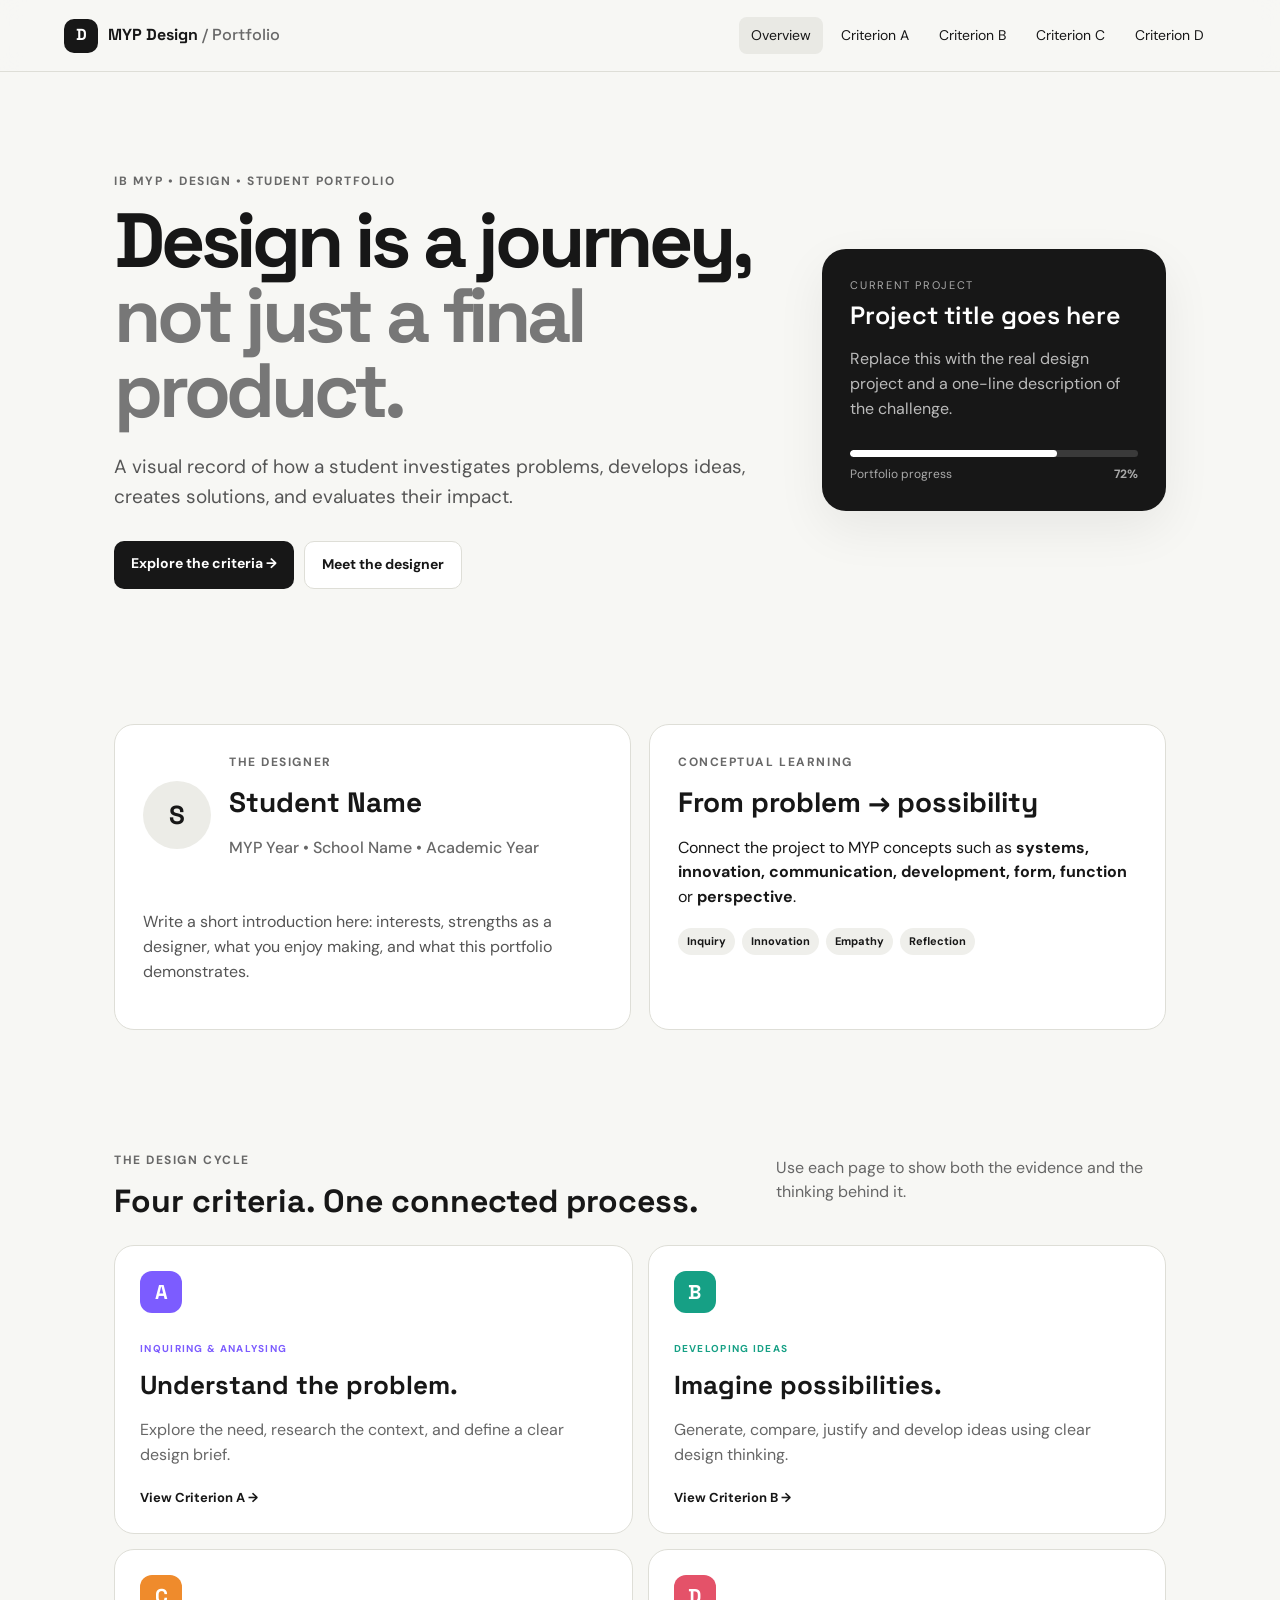
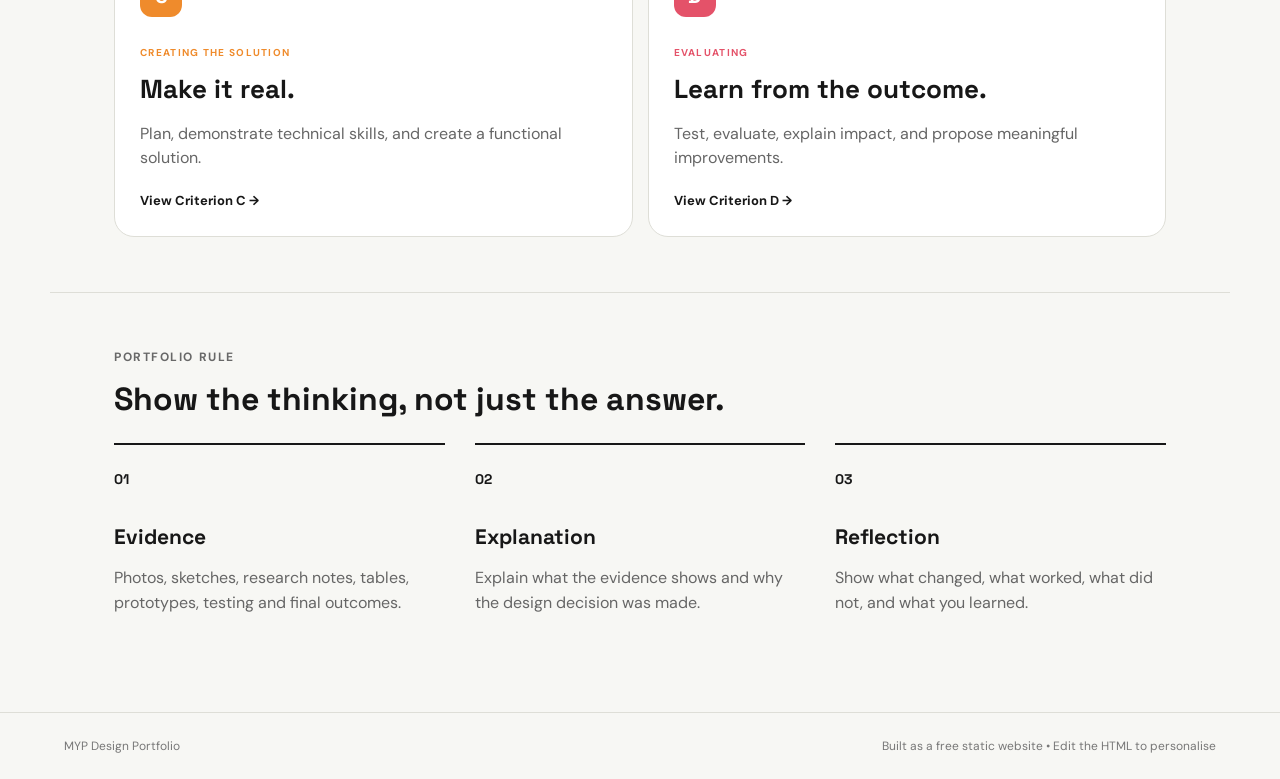
<file: index.html>
<!DOCTYPE html>
<html lang="en">
<head>
  <meta charset="UTF-8">
  <meta name="viewport" content="width=device-width, initial-scale=1.0">
  <title>MYP Design Portfolio | Student Showcase</title>
  <meta name="description" content="A student-friendly MYP Design portfolio showcasing conceptual learning, criteria, strands, and evidence.">
  <link rel="stylesheet" href="style.css">
</head>
<body>
<header class="topbar">
  <a class="brand" href="index.html"><span class="brand-mark">D</span><span>MYP Design<span class="muted"> / Portfolio</span></span></a>
  <nav>
    <a class="active" href="index.html">Overview</a>
    <a href="criterion-a.html">Criterion A</a>
    <a href="criterion-b.html">Criterion B</a>
    <a href="criterion-c.html">Criterion C</a>
    <a href="criterion-d.html">Criterion D</a>
  </nav>
</header>

<main>
  <section class="hero">
    <div class="hero-copy">
      <p class="eyebrow">IB MYP • DESIGN • STUDENT PORTFOLIO</p>
      <h1>Design is a journey,<br><span>not just a final product.</span></h1>
      <p class="lead">A visual record of how a student investigates problems, develops ideas, creates solutions, and evaluates their impact.</p>
      <div class="hero-actions">
        <a class="button primary" href="criterion-a.html">Explore the criteria →</a>
        <a class="button ghost" href="#student">Meet the designer</a>
      </div>
    </div>
    <div class="hero-card">
      <div class="mini-label">CURRENT PROJECT</div>
      <h3>Project title goes here</h3>
      <p>Replace this with the real design project and a one-line description of the challenge.</p>
      <div class="progress"><span style="width:72%"></span></div>
      <div class="progress-label"><span>Portfolio progress</span><b>72%</b></div>
    </div>
  </section>

  <section id="student" class="student-grid section">
    <div class="profile-card">
      <div class="avatar">S</div>
      <div>
        <p class="eyebrow">THE DESIGNER</p>
        <h2>Student Name</h2>
        <p class="muted">MYP Year • School Name • Academic Year</p>
      </div>
      <p class="bio">Write a short introduction here: interests, strengths as a designer, what you enjoy making, and what this portfolio demonstrates.</p>
    </div>
    <div class="concept-card">
      <p class="eyebrow">CONCEPTUAL LEARNING</p>
      <h2>From problem → possibility</h2>
      <p>Connect the project to MYP concepts such as <b>systems, innovation, communication, development, form, function</b> or <b>perspective</b>.</p>
      <div class="chips"><span>Inquiry</span><span>Innovation</span><span>Empathy</span><span>Reflection</span></div>
    </div>
  </section>

  <section class="section">
    <div class="section-heading">
      <div><p class="eyebrow">THE DESIGN CYCLE</p><h2>Four criteria. One connected process.</h2></div>
      <p>Use each page to show both the evidence and the thinking behind it.</p>
    </div>
    <div class="criteria-grid">
      <a class="criterion-card a" href="criterion-a.html">
        <span class="criterion-letter">A</span><span class="criterion-tag">INQUIRING & ANALYSING</span>
        <h3>Understand the problem.</h3><p>Explore the need, research the context, and define a clear design brief.</p><span class="arrow">View Criterion A →</span>
      </a>
      <a class="criterion-card b" href="criterion-b.html">
        <span class="criterion-letter">B</span><span class="criterion-tag">DEVELOPING IDEAS</span>
        <h3>Imagine possibilities.</h3><p>Generate, compare, justify and develop ideas using clear design thinking.</p><span class="arrow">View Criterion B →</span>
      </a>
      <a class="criterion-card c" href="criterion-c.html">
        <span class="criterion-letter">C</span><span class="criterion-tag">CREATING THE SOLUTION</span>
        <h3>Make it real.</h3><p>Plan, demonstrate technical skills, and create a functional solution.</p><span class="arrow">View Criterion C →</span>
      </a>
      <a class="criterion-card d" href="criterion-d.html">
        <span class="criterion-letter">D</span><span class="criterion-tag">EVALUATING</span>
        <h3>Learn from the outcome.</h3><p>Test, evaluate, explain impact, and propose meaningful improvements.</p><span class="arrow">View Criterion D →</span>
      </a>
    </div>
  </section>

  <section class="section evidence">
    <div class="section-heading">
      <div><p class="eyebrow">PORTFOLIO RULE</p><h2>Show the thinking, not just the answer.</h2></div>
    </div>
    <div class="evidence-grid">
      <div><div class="number">01</div><h3>Evidence</h3><p>Photos, sketches, research notes, tables, prototypes, testing and final outcomes.</p></div>
      <div><div class="number">02</div><h3>Explanation</h3><p>Explain what the evidence shows and why the design decision was made.</p></div>
      <div><div class="number">03</div><h3>Reflection</h3><p>Show what changed, what worked, what did not, and what you learned.</p></div>
    </div>
  </section>
</main>

<footer><span>MYP Design Portfolio</span><span>Built as a free static website • Edit the HTML to personalise</span></footer>
</body>
</html>
</file>
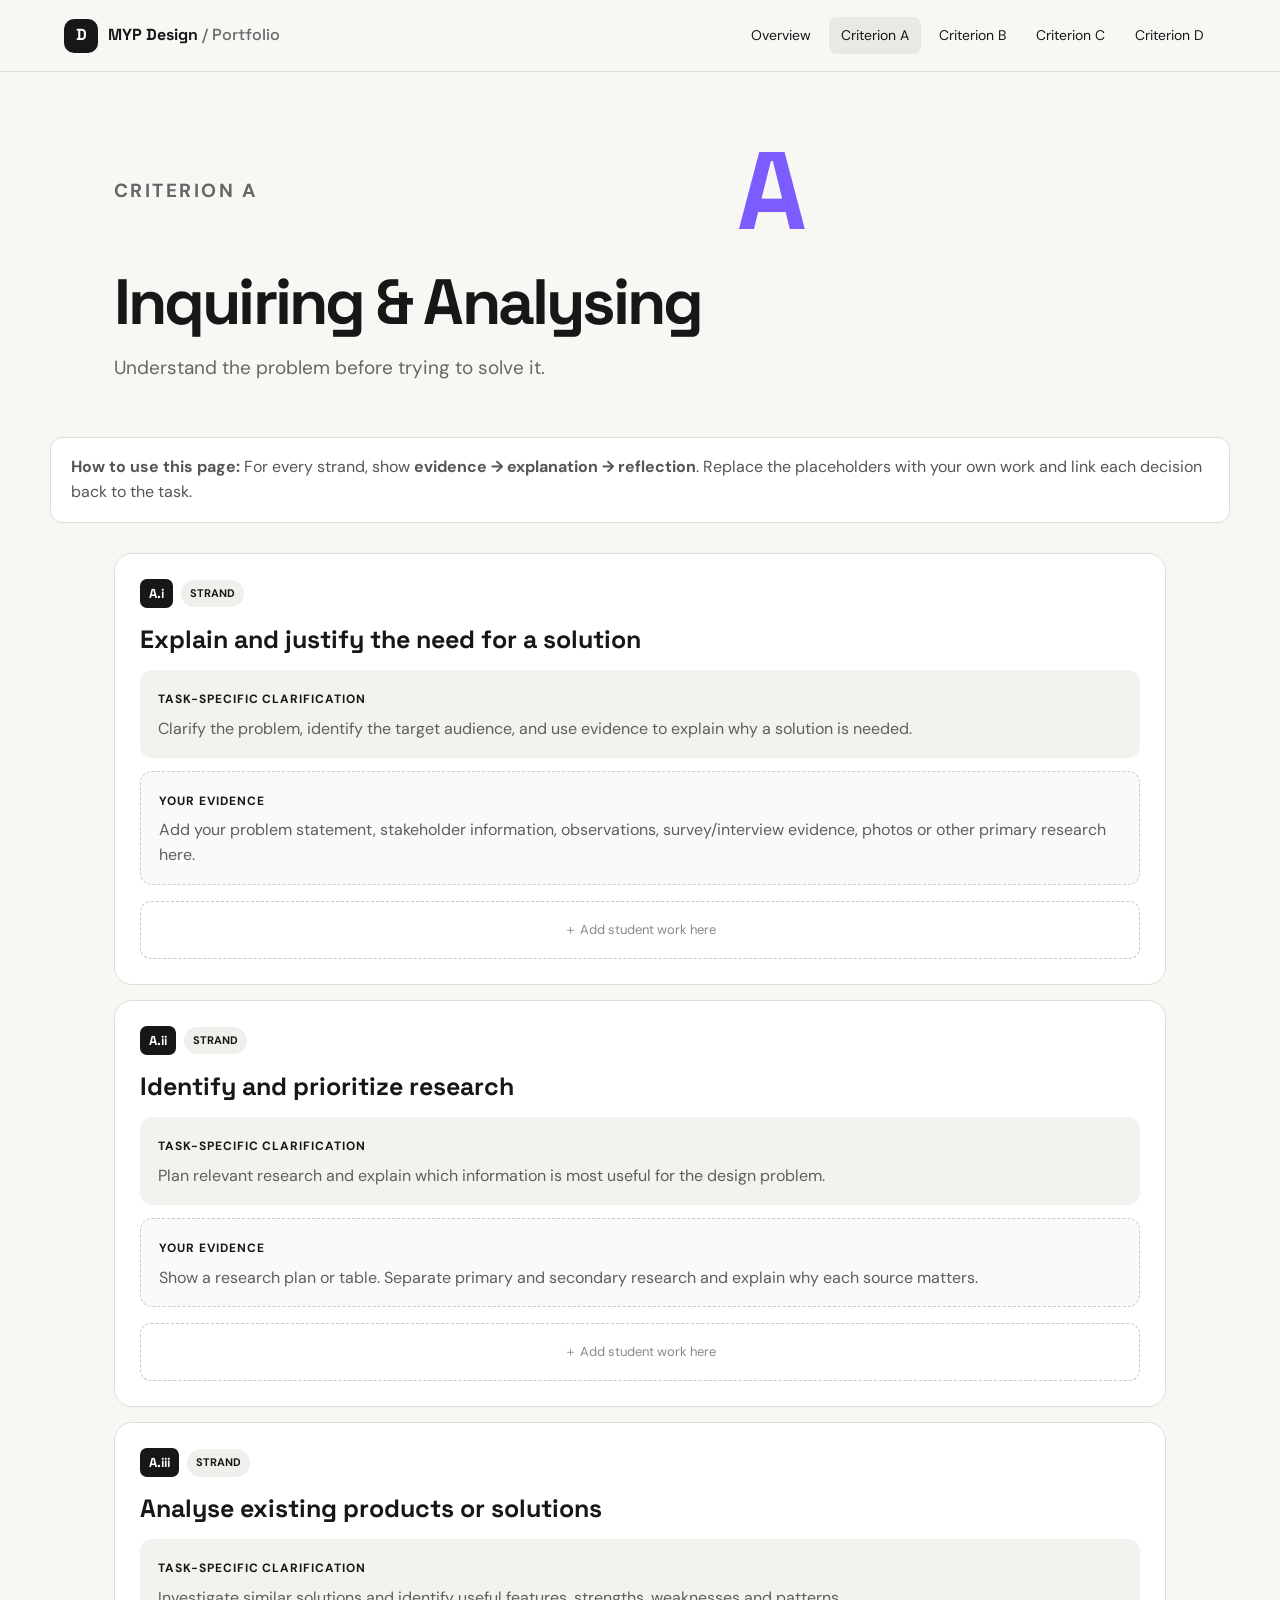
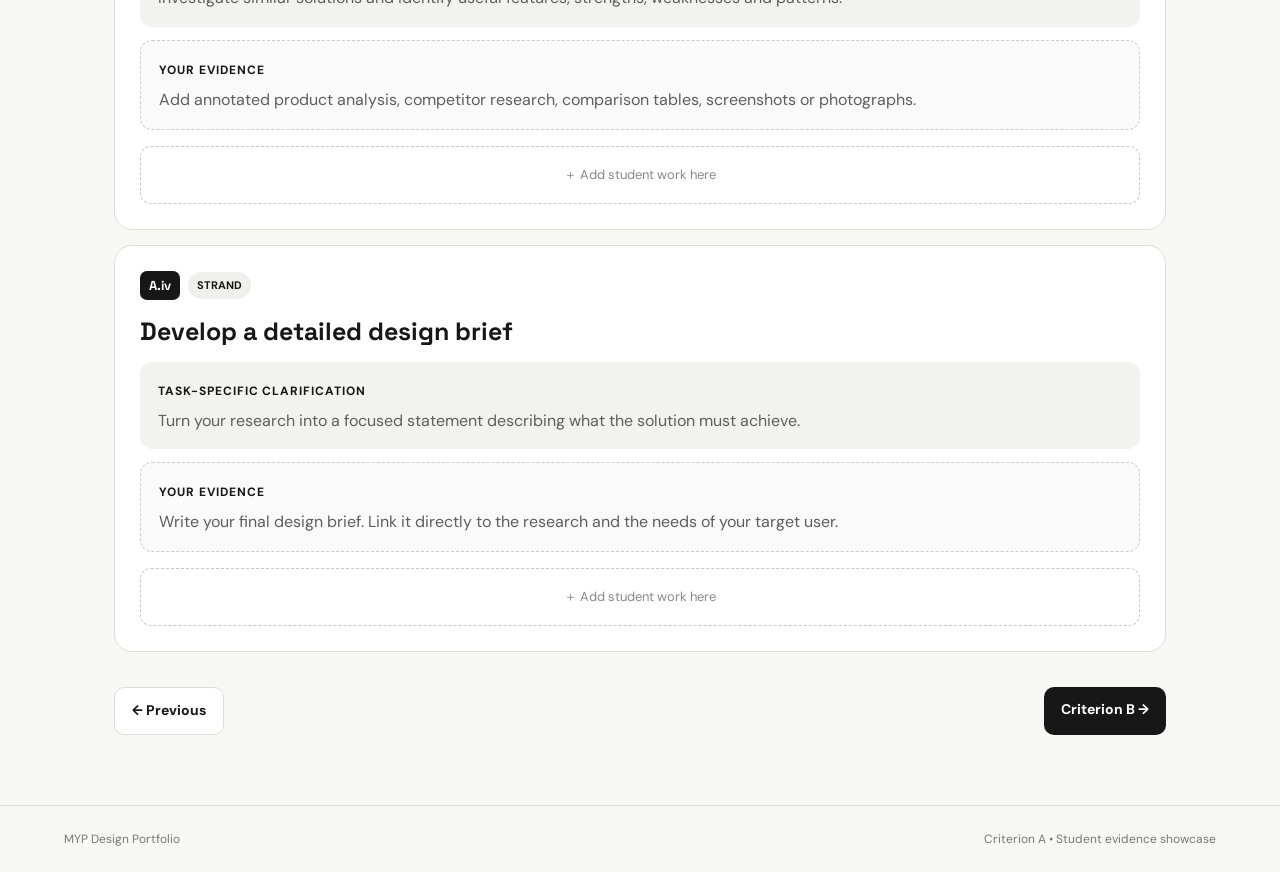
<file: criterion-a.html>
<!DOCTYPE html>
<html lang="en"><head><meta charset="UTF-8"><meta name="viewport" content="width=device-width, initial-scale=1.0">
<title>Criterion A | MYP Design Portfolio</title><link rel="stylesheet" href="style.css"></head>
<body>
<header class="topbar"><a class="brand" href="index.html"><span class="brand-mark">D</span><span>MYP Design<span class="muted"> / Portfolio</span></span></a>
<nav><a href="index.html">Overview</a><a class="active" href="criterion-a.html">Criterion A</a><a href="criterion-b.html">Criterion B</a><a href="criterion-c.html">Criterion C</a><a href="criterion-d.html">Criterion D</a></nav></header>
<main>
<section class="criterion-hero a">
<p class="eyebrow">CRITERION A</p><div class="big-letter">A</div>
<div><h1>Inquiring & Analysing</h1><p>Understand the problem before trying to solve it.</p></div>
</section>
<section class="intro-strip"><strong>How to use this page:</strong> For every strand, show <b>evidence → explanation → reflection</b>. Replace the placeholders with your own work and link each decision back to the task.</section>
<section class="strands"><article class="strand-card">
          <div class="strand-top"><span class="strand-code">A.i</span><span class="tag">STRAND</span></div>
          <h2>Explain and justify the need for a solution</h2>
          <div class="clarify"><b>Task-specific clarification</b><p>Clarify the problem, identify the target audience, and use evidence to explain why a solution is needed.</p></div>
          <div class="evidence-box"><b>Your evidence</b><p>Add your problem statement, stakeholder information, observations, survey/interview evidence, photos or other primary research here.</p></div>
          <div class="placeholder">＋ Add student work here</div>
        </article><article class="strand-card">
          <div class="strand-top"><span class="strand-code">A.ii</span><span class="tag">STRAND</span></div>
          <h2>Identify and prioritize research</h2>
          <div class="clarify"><b>Task-specific clarification</b><p>Plan relevant research and explain which information is most useful for the design problem.</p></div>
          <div class="evidence-box"><b>Your evidence</b><p>Show a research plan or table. Separate primary and secondary research and explain why each source matters.</p></div>
          <div class="placeholder">＋ Add student work here</div>
        </article><article class="strand-card">
          <div class="strand-top"><span class="strand-code">A.iii</span><span class="tag">STRAND</span></div>
          <h2>Analyse existing products or solutions</h2>
          <div class="clarify"><b>Task-specific clarification</b><p>Investigate similar solutions and identify useful features, strengths, weaknesses and patterns.</p></div>
          <div class="evidence-box"><b>Your evidence</b><p>Add annotated product analysis, competitor research, comparison tables, screenshots or photographs.</p></div>
          <div class="placeholder">＋ Add student work here</div>
        </article><article class="strand-card">
          <div class="strand-top"><span class="strand-code">A.iv</span><span class="tag">STRAND</span></div>
          <h2>Develop a detailed design brief</h2>
          <div class="clarify"><b>Task-specific clarification</b><p>Turn your research into a focused statement describing what the solution must achieve.</p></div>
          <div class="evidence-box"><b>Your evidence</b><p>Write your final design brief. Link it directly to the research and the needs of your target user.</p></div>
          <div class="placeholder">＋ Add student work here</div>
        </article></section>
<section class="navigation"><a class="button ghost" href="index.html">← Previous</a><a class="button primary" href="criterion-b.html">Criterion B →</a></section>
</main><footer><span>MYP Design Portfolio</span><span>Criterion A • Student evidence showcase</span></footer>
</body></html>
</file>
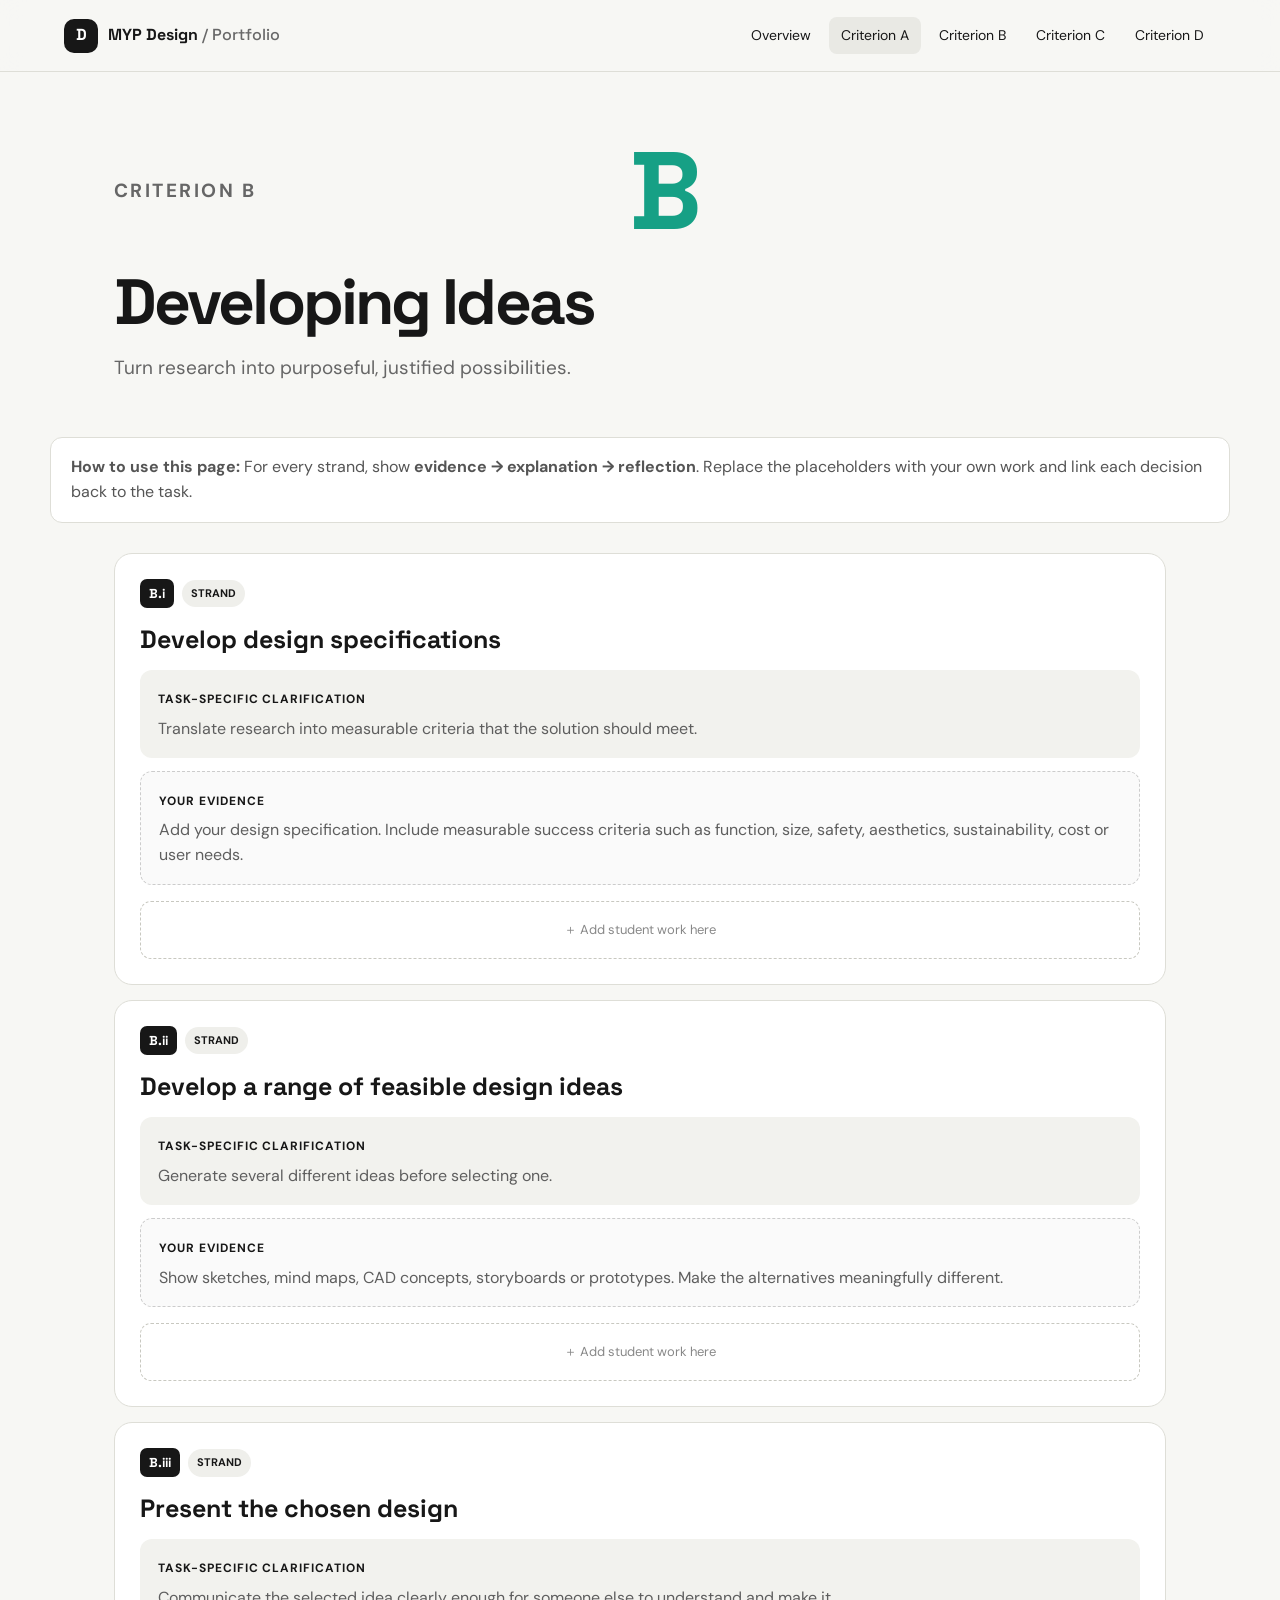
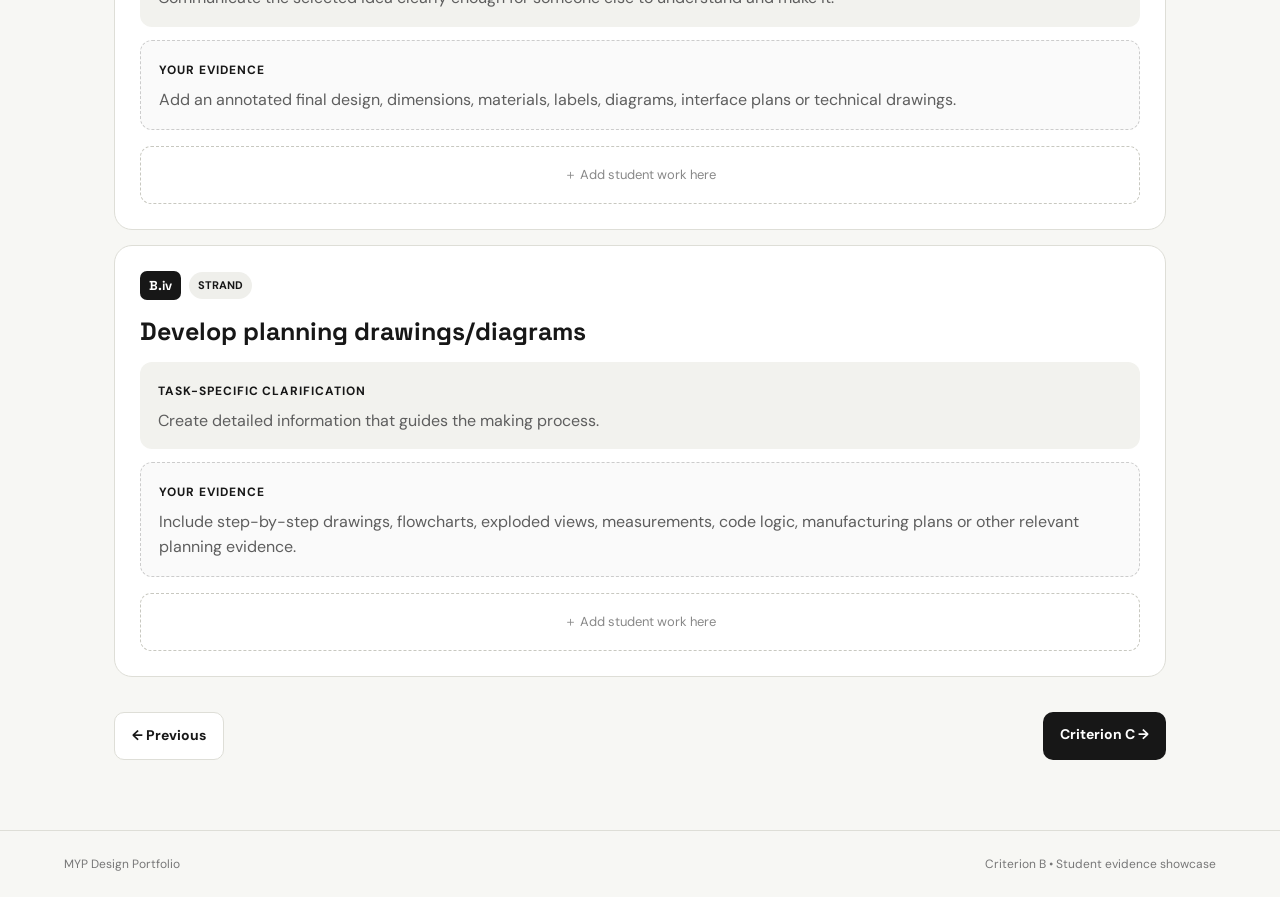
<file: criterion-b.html>
<!DOCTYPE html>
<html lang="en"><head><meta charset="UTF-8"><meta name="viewport" content="width=device-width, initial-scale=1.0">
<title>Criterion B | MYP Design Portfolio</title><link rel="stylesheet" href="style.css"></head>
<body>
<header class="topbar"><a class="brand" href="index.html"><span class="brand-mark">D</span><span>MYP Design<span class="muted"> / Portfolio</span></span></a>
<nav><a href="index.html">Overview</a><a class="active" href="criterion-a.html">Criterion A</a><a href="criterion-b.html">Criterion B</a><a href="criterion-c.html">Criterion C</a><a href="criterion-d.html">Criterion D</a></nav></header>
<main>
<section class="criterion-hero b">
<p class="eyebrow">CRITERION B</p><div class="big-letter">B</div>
<div><h1>Developing Ideas</h1><p>Turn research into purposeful, justified possibilities.</p></div>
</section>
<section class="intro-strip"><strong>How to use this page:</strong> For every strand, show <b>evidence → explanation → reflection</b>. Replace the placeholders with your own work and link each decision back to the task.</section>
<section class="strands"><article class="strand-card">
          <div class="strand-top"><span class="strand-code">B.i</span><span class="tag">STRAND</span></div>
          <h2>Develop design specifications</h2>
          <div class="clarify"><b>Task-specific clarification</b><p>Translate research into measurable criteria that the solution should meet.</p></div>
          <div class="evidence-box"><b>Your evidence</b><p>Add your design specification. Include measurable success criteria such as function, size, safety, aesthetics, sustainability, cost or user needs.</p></div>
          <div class="placeholder">＋ Add student work here</div>
        </article><article class="strand-card">
          <div class="strand-top"><span class="strand-code">B.ii</span><span class="tag">STRAND</span></div>
          <h2>Develop a range of feasible design ideas</h2>
          <div class="clarify"><b>Task-specific clarification</b><p>Generate several different ideas before selecting one.</p></div>
          <div class="evidence-box"><b>Your evidence</b><p>Show sketches, mind maps, CAD concepts, storyboards or prototypes. Make the alternatives meaningfully different.</p></div>
          <div class="placeholder">＋ Add student work here</div>
        </article><article class="strand-card">
          <div class="strand-top"><span class="strand-code">B.iii</span><span class="tag">STRAND</span></div>
          <h2>Present the chosen design</h2>
          <div class="clarify"><b>Task-specific clarification</b><p>Communicate the selected idea clearly enough for someone else to understand and make it.</p></div>
          <div class="evidence-box"><b>Your evidence</b><p>Add an annotated final design, dimensions, materials, labels, diagrams, interface plans or technical drawings.</p></div>
          <div class="placeholder">＋ Add student work here</div>
        </article><article class="strand-card">
          <div class="strand-top"><span class="strand-code">B.iv</span><span class="tag">STRAND</span></div>
          <h2>Develop planning drawings/diagrams</h2>
          <div class="clarify"><b>Task-specific clarification</b><p>Create detailed information that guides the making process.</p></div>
          <div class="evidence-box"><b>Your evidence</b><p>Include step-by-step drawings, flowcharts, exploded views, measurements, code logic, manufacturing plans or other relevant planning evidence.</p></div>
          <div class="placeholder">＋ Add student work here</div>
        </article></section>
<section class="navigation"><a class="button ghost" href="criterion-a.html">← Previous</a><a class="button primary" href="criterion-c.html">Criterion C →</a></section>
</main><footer><span>MYP Design Portfolio</span><span>Criterion B • Student evidence showcase</span></footer>
</body></html>
</file>
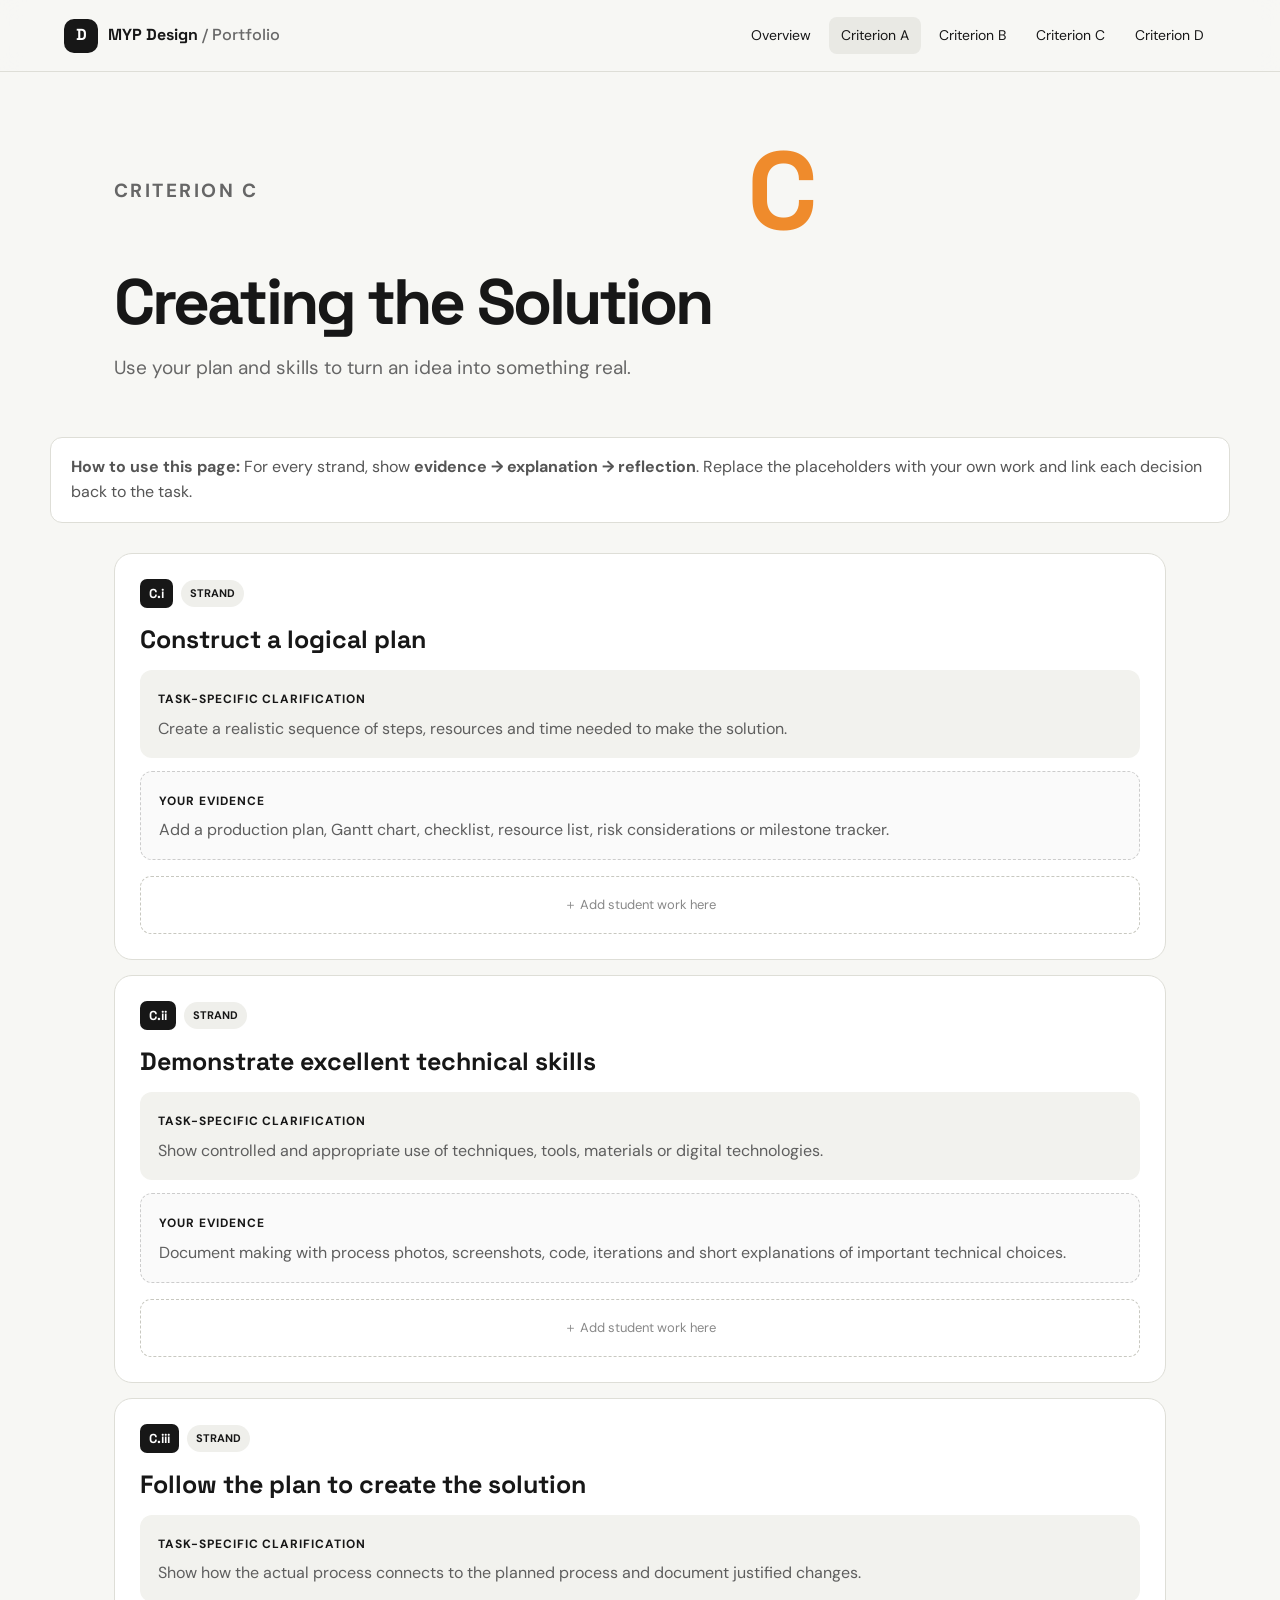
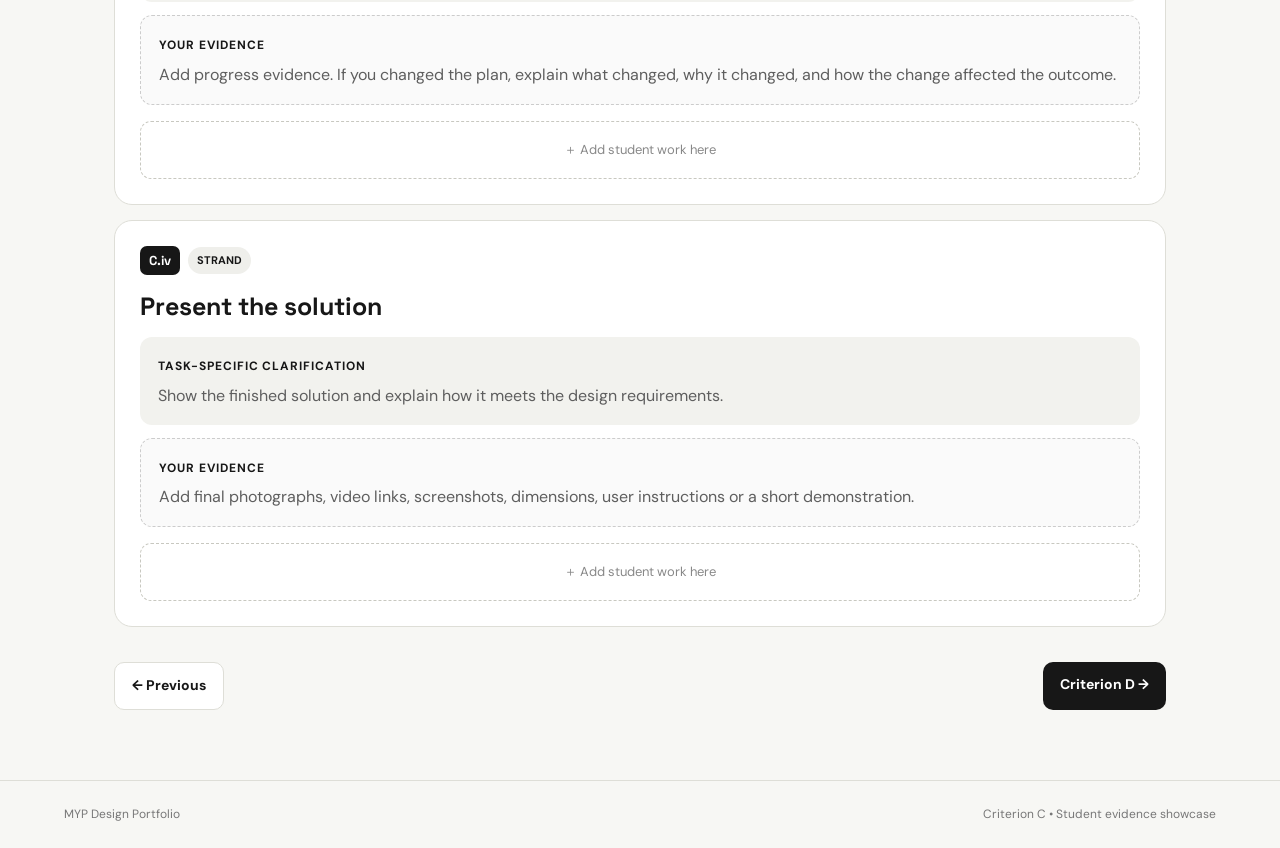
<file: criterion-c.html>
<!DOCTYPE html>
<html lang="en"><head><meta charset="UTF-8"><meta name="viewport" content="width=device-width, initial-scale=1.0">
<title>Criterion C | MYP Design Portfolio</title><link rel="stylesheet" href="style.css"></head>
<body>
<header class="topbar"><a class="brand" href="index.html"><span class="brand-mark">D</span><span>MYP Design<span class="muted"> / Portfolio</span></span></a>
<nav><a href="index.html">Overview</a><a class="active" href="criterion-a.html">Criterion A</a><a href="criterion-b.html">Criterion B</a><a href="criterion-c.html">Criterion C</a><a href="criterion-d.html">Criterion D</a></nav></header>
<main>
<section class="criterion-hero c">
<p class="eyebrow">CRITERION C</p><div class="big-letter">C</div>
<div><h1>Creating the Solution</h1><p>Use your plan and skills to turn an idea into something real.</p></div>
</section>
<section class="intro-strip"><strong>How to use this page:</strong> For every strand, show <b>evidence → explanation → reflection</b>. Replace the placeholders with your own work and link each decision back to the task.</section>
<section class="strands"><article class="strand-card">
          <div class="strand-top"><span class="strand-code">C.i</span><span class="tag">STRAND</span></div>
          <h2>Construct a logical plan</h2>
          <div class="clarify"><b>Task-specific clarification</b><p>Create a realistic sequence of steps, resources and time needed to make the solution.</p></div>
          <div class="evidence-box"><b>Your evidence</b><p>Add a production plan, Gantt chart, checklist, resource list, risk considerations or milestone tracker.</p></div>
          <div class="placeholder">＋ Add student work here</div>
        </article><article class="strand-card">
          <div class="strand-top"><span class="strand-code">C.ii</span><span class="tag">STRAND</span></div>
          <h2>Demonstrate excellent technical skills</h2>
          <div class="clarify"><b>Task-specific clarification</b><p>Show controlled and appropriate use of techniques, tools, materials or digital technologies.</p></div>
          <div class="evidence-box"><b>Your evidence</b><p>Document making with process photos, screenshots, code, iterations and short explanations of important technical choices.</p></div>
          <div class="placeholder">＋ Add student work here</div>
        </article><article class="strand-card">
          <div class="strand-top"><span class="strand-code">C.iii</span><span class="tag">STRAND</span></div>
          <h2>Follow the plan to create the solution</h2>
          <div class="clarify"><b>Task-specific clarification</b><p>Show how the actual process connects to the planned process and document justified changes.</p></div>
          <div class="evidence-box"><b>Your evidence</b><p>Add progress evidence. If you changed the plan, explain what changed, why it changed, and how the change affected the outcome.</p></div>
          <div class="placeholder">＋ Add student work here</div>
        </article><article class="strand-card">
          <div class="strand-top"><span class="strand-code">C.iv</span><span class="tag">STRAND</span></div>
          <h2>Present the solution</h2>
          <div class="clarify"><b>Task-specific clarification</b><p>Show the finished solution and explain how it meets the design requirements.</p></div>
          <div class="evidence-box"><b>Your evidence</b><p>Add final photographs, video links, screenshots, dimensions, user instructions or a short demonstration.</p></div>
          <div class="placeholder">＋ Add student work here</div>
        </article></section>
<section class="navigation"><a class="button ghost" href="criterion-b.html">← Previous</a><a class="button primary" href="criterion-d.html">Criterion D →</a></section>
</main><footer><span>MYP Design Portfolio</span><span>Criterion C • Student evidence showcase</span></footer>
</body></html>
</file>
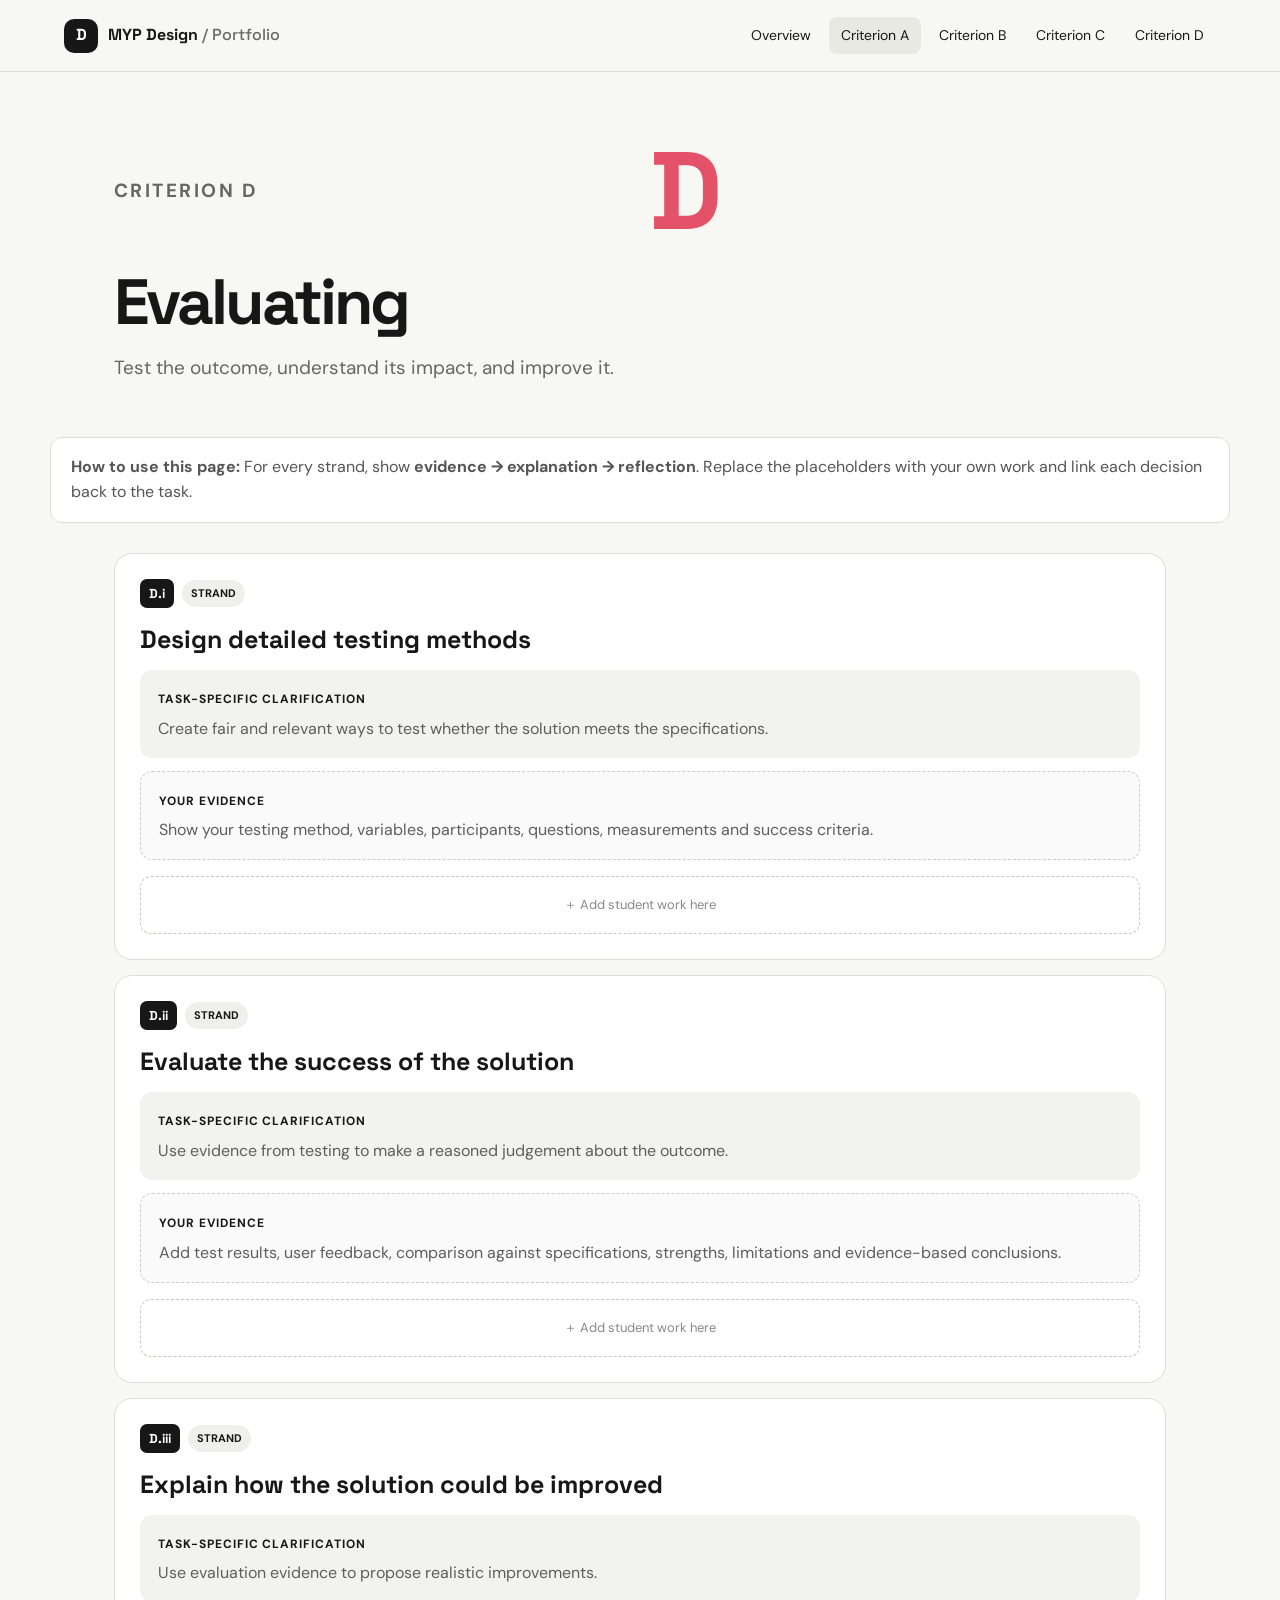
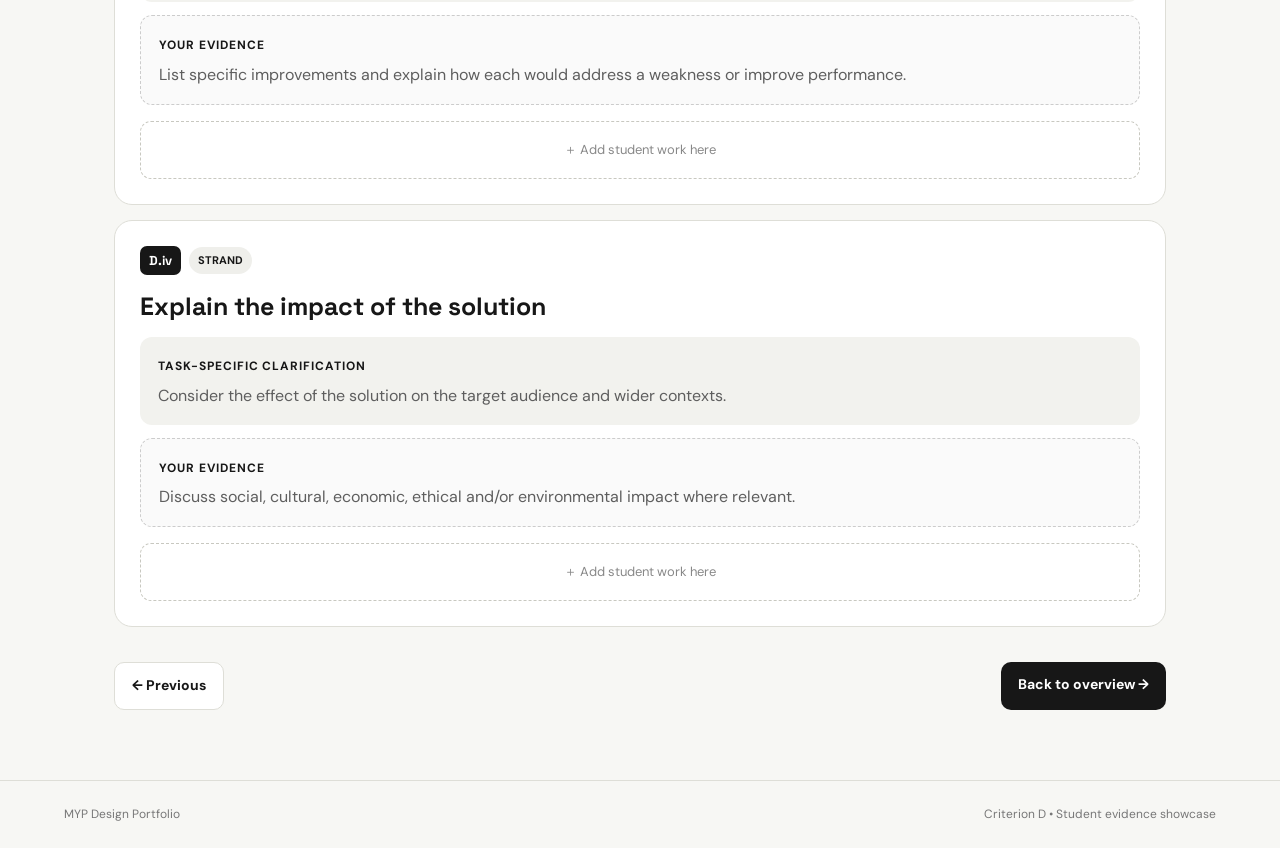
<file: criterion-d.html>
<!DOCTYPE html>
<html lang="en"><head><meta charset="UTF-8"><meta name="viewport" content="width=device-width, initial-scale=1.0">
<title>Criterion D | MYP Design Portfolio</title><link rel="stylesheet" href="style.css"></head>
<body>
<header class="topbar"><a class="brand" href="index.html"><span class="brand-mark">D</span><span>MYP Design<span class="muted"> / Portfolio</span></span></a>
<nav><a href="index.html">Overview</a><a class="active" href="criterion-a.html">Criterion A</a><a href="criterion-b.html">Criterion B</a><a href="criterion-c.html">Criterion C</a><a href="criterion-d.html">Criterion D</a></nav></header>
<main>
<section class="criterion-hero d">
<p class="eyebrow">CRITERION D</p><div class="big-letter">D</div>
<div><h1>Evaluating</h1><p>Test the outcome, understand its impact, and improve it.</p></div>
</section>
<section class="intro-strip"><strong>How to use this page:</strong> For every strand, show <b>evidence → explanation → reflection</b>. Replace the placeholders with your own work and link each decision back to the task.</section>
<section class="strands"><article class="strand-card">
          <div class="strand-top"><span class="strand-code">D.i</span><span class="tag">STRAND</span></div>
          <h2>Design detailed testing methods</h2>
          <div class="clarify"><b>Task-specific clarification</b><p>Create fair and relevant ways to test whether the solution meets the specifications.</p></div>
          <div class="evidence-box"><b>Your evidence</b><p>Show your testing method, variables, participants, questions, measurements and success criteria.</p></div>
          <div class="placeholder">＋ Add student work here</div>
        </article><article class="strand-card">
          <div class="strand-top"><span class="strand-code">D.ii</span><span class="tag">STRAND</span></div>
          <h2>Evaluate the success of the solution</h2>
          <div class="clarify"><b>Task-specific clarification</b><p>Use evidence from testing to make a reasoned judgement about the outcome.</p></div>
          <div class="evidence-box"><b>Your evidence</b><p>Add test results, user feedback, comparison against specifications, strengths, limitations and evidence-based conclusions.</p></div>
          <div class="placeholder">＋ Add student work here</div>
        </article><article class="strand-card">
          <div class="strand-top"><span class="strand-code">D.iii</span><span class="tag">STRAND</span></div>
          <h2>Explain how the solution could be improved</h2>
          <div class="clarify"><b>Task-specific clarification</b><p>Use evaluation evidence to propose realistic improvements.</p></div>
          <div class="evidence-box"><b>Your evidence</b><p>List specific improvements and explain how each would address a weakness or improve performance.</p></div>
          <div class="placeholder">＋ Add student work here</div>
        </article><article class="strand-card">
          <div class="strand-top"><span class="strand-code">D.iv</span><span class="tag">STRAND</span></div>
          <h2>Explain the impact of the solution</h2>
          <div class="clarify"><b>Task-specific clarification</b><p>Consider the effect of the solution on the target audience and wider contexts.</p></div>
          <div class="evidence-box"><b>Your evidence</b><p>Discuss social, cultural, economic, ethical and/or environmental impact where relevant.</p></div>
          <div class="placeholder">＋ Add student work here</div>
        </article></section>
<section class="navigation"><a class="button ghost" href="criterion-c.html">← Previous</a><a class="button primary" href="index.html">Back to overview →</a></section>
</main><footer><span>MYP Design Portfolio</span><span>Criterion D • Student evidence showcase</span></footer>
</body></html>
</file>
<file: style.css>
@import url('https://fonts.googleapis.com/css2?family=DM+Sans:wght@400;500;600;700&family=Space+Grotesk:wght@500;600;700&display=swap');
:root{--bg:#f7f7f4;--ink:#171717;--muted:#686868;--line:#deded7;--card:#fff;--a:#7c5cff;--b:#16a085;--c:#ef8b2c;--d:#e45269}
*{box-sizing:border-box}html{scroll-behavior:smooth}body{margin:0;background:var(--bg);color:var(--ink);font-family:"DM Sans",sans-serif;line-height:1.55}a{color:inherit;text-decoration:none}.topbar{height:72px;padding:0 5vw;border-bottom:1px solid var(--line);background:rgba(247,247,244,.9);backdrop-filter:blur(12px);display:flex;align-items:center;justify-content:space-between;position:sticky;top:0;z-index:5}.brand{font-family:"Space Grotesk";font-weight:700;display:flex;align-items:center;gap:10px}.brand-mark{display:grid;place-items:center;width:34px;height:34px;background:var(--ink);color:#fff;border-radius:10px}.muted{color:var(--muted);font-weight:500}nav{display:flex;gap:6px}nav a{padding:8px 12px;border-radius:8px;font-size:14px}nav a:hover,nav a.active{background:#e9e9e4}.hero{max-width:1180px;margin:0 auto;padding:100px 5vw 80px;display:grid;grid-template-columns:1.3fr .7fr;gap:70px;align-items:center}.eyebrow{font-size:12px;letter-spacing:.13em;font-weight:700;color:var(--muted);margin:0 0 12px}.hero h1{font:700 clamp(42px,6vw,78px)/.98 "Space Grotesk";letter-spacing:-.055em;margin:0 0 24px}.hero h1 span{color:#777}.lead{font-size:19px;max-width:650px;color:#555}.hero-actions{display:flex;gap:10px;margin-top:30px;flex-wrap:wrap}.button{display:inline-block;padding:12px 17px;border-radius:10px;font-weight:700;font-size:14px}.button.primary{background:var(--ink);color:white}.button.ghost{border:1px solid var(--line);background:white}.hero-card{background:#171717;color:#fff;border-radius:24px;padding:28px;box-shadow:0 18px 50px #0001}.hero-card h3{font:600 25px "Space Grotesk";margin:5px 0 10px}.hero-card p{color:#bbb}.mini-label{font-size:11px;letter-spacing:.15em;color:#aaa}.progress{height:7px;background:#3a3a3a;border-radius:99px;margin-top:28px;overflow:hidden}.progress span{display:block;height:100%;background:#fff;border-radius:99px}.progress-label{display:flex;justify-content:space-between;font-size:12px;color:#aaa;margin-top:8px}.section{max-width:1180px;margin:0 auto;padding:55px 5vw}.student-grid{display:grid;grid-template-columns:1fr 1fr;gap:18px}.profile-card,.concept-card{background:var(--card);border:1px solid var(--line);border-radius:20px;padding:28px}.profile-card{display:grid;grid-template-columns:auto 1fr;gap:18px;align-items:center}.avatar{width:68px;height:68px;border-radius:50%;display:grid;place-items:center;background:#ecece7;font:700 26px "Space Grotesk"}.profile-card h2,.concept-card h2{font:700 28px "Space Grotesk";margin:0}.bio{grid-column:1/-1;color:#555}.chips{display:flex;gap:7px;flex-wrap:wrap;margin-top:18px}.chips span,.tag{background:#efefeb;padding:5px 9px;border-radius:99px;font-size:11px;font-weight:700}.section-heading{display:flex;justify-content:space-between;gap:30px;align-items:end;margin-bottom:24px}.section-heading h2{font:700 32px "Space Grotesk";margin:0}.section-heading>p{max-width:390px;color:#666}.criteria-grid{display:grid;grid-template-columns:repeat(2,1fr);gap:15px}.criterion-card{background:#fff;border:1px solid var(--line);border-radius:20px;padding:25px;transition:.2s;position:relative;overflow:hidden}.criterion-card:hover{transform:translateY(-3px);box-shadow:0 15px 35px #0000000b}.criterion-card.a{--accent:var(--a)}.criterion-card.b{--accent:var(--b)}.criterion-card.c{--accent:var(--c)}.criterion-card.d{--accent:var(--d)}.criterion-letter{display:grid;place-items:center;width:42px;height:42px;border-radius:12px;background:var(--accent);color:#fff;font:700 20px "Space Grotesk";margin-bottom:22px}.criterion-tag{font-size:10px;letter-spacing:.13em;font-weight:700;color:var(--accent)}.criterion-card h3{font:700 26px "Space Grotesk";margin:8px 0}.criterion-card p{color:#666}.arrow{display:block;margin-top:20px;font-size:13px;font-weight:700}.evidence{border-top:1px solid var(--line)}.evidence-grid{display:grid;grid-template-columns:repeat(3,1fr);gap:30px}.evidence-grid>div{padding:25px 0;border-top:2px solid var(--ink)}.number{font:700 14px "Space Grotesk";margin-bottom:35px}.evidence-grid h3{font:700 21px "Space Grotesk";margin:0}.evidence-grid p{color:#666}.criterion-hero{max-width:1180px;margin:0 auto;padding:75px 5vw 55px;display:grid;grid-template-columns:auto 1fr;gap:35px;align-items:center}.big-letter{font:700 110px/.8 "Space Grotesk";letter-spacing:-.08em}.criterion-hero h1{font:700 clamp(40px,5vw,65px)/1 "Space Grotesk";letter-spacing:-.045em;margin:0}.criterion-hero p{font-size:19px;color:#666;margin-bottom:0}.criterion-hero.a .big-letter{color:var(--a)}.criterion-hero.b .big-letter{color:var(--b)}.criterion-hero.c .big-letter{color:var(--c)}.criterion-hero.d .big-letter{color:var(--d)}.intro-strip{max-width:1180px;margin:0 auto 30px;padding:17px 20px;border:1px solid var(--line);border-radius:12px;background:#fff;color:#555}.strands{max-width:1180px;margin:auto;padding:0 5vw;display:grid;gap:15px}.strand-card{background:#fff;border:1px solid var(--line);border-radius:18px;padding:25px}.strand-top{display:flex;align-items:center;gap:8px}.strand-code{font:700 13px "Space Grotesk";padding:6px 9px;border-radius:7px;background:#171717;color:#fff}.strand-card h2{font:700 25px "Space Grotesk";margin:15px 0}.clarify,.evidence-box{padding:16px 18px;border-radius:12px;margin-top:13px}.clarify{background:#f2f2ee}.evidence-box{background:#fafafa;border:1px dashed #ccc}.clarify b,.evidence-box b{font-size:12px;text-transform:uppercase;letter-spacing:.08em}.clarify p,.evidence-box p{margin:6px 0 0;color:#5e5e5e}.placeholder{margin-top:16px;border:1px dashed #c8c8c0;border-radius:11px;padding:18px;text-align:center;color:#888;font-size:13px}.navigation{max-width:1180px;margin:35px auto 70px;padding:0 5vw;display:flex;justify-content:space-between}footer{border-top:1px solid var(--line);padding:24px 5vw;display:flex;justify-content:space-between;color:#777;font-size:12px}
@media(max-width:800px){nav{display:none}.hero{grid-template-columns:1fr;padding-top:65px}.student-grid,.criteria-grid,.evidence-grid{grid-template-columns:1fr}.section-heading{display:block}.criterion-hero{grid-template-columns:1fr;gap:20px}.big-letter{font-size:80px}.profile-card{grid-template-columns:auto 1fr}footer{display:block}footer span{display:block;margin:4px 0}}
</file>
